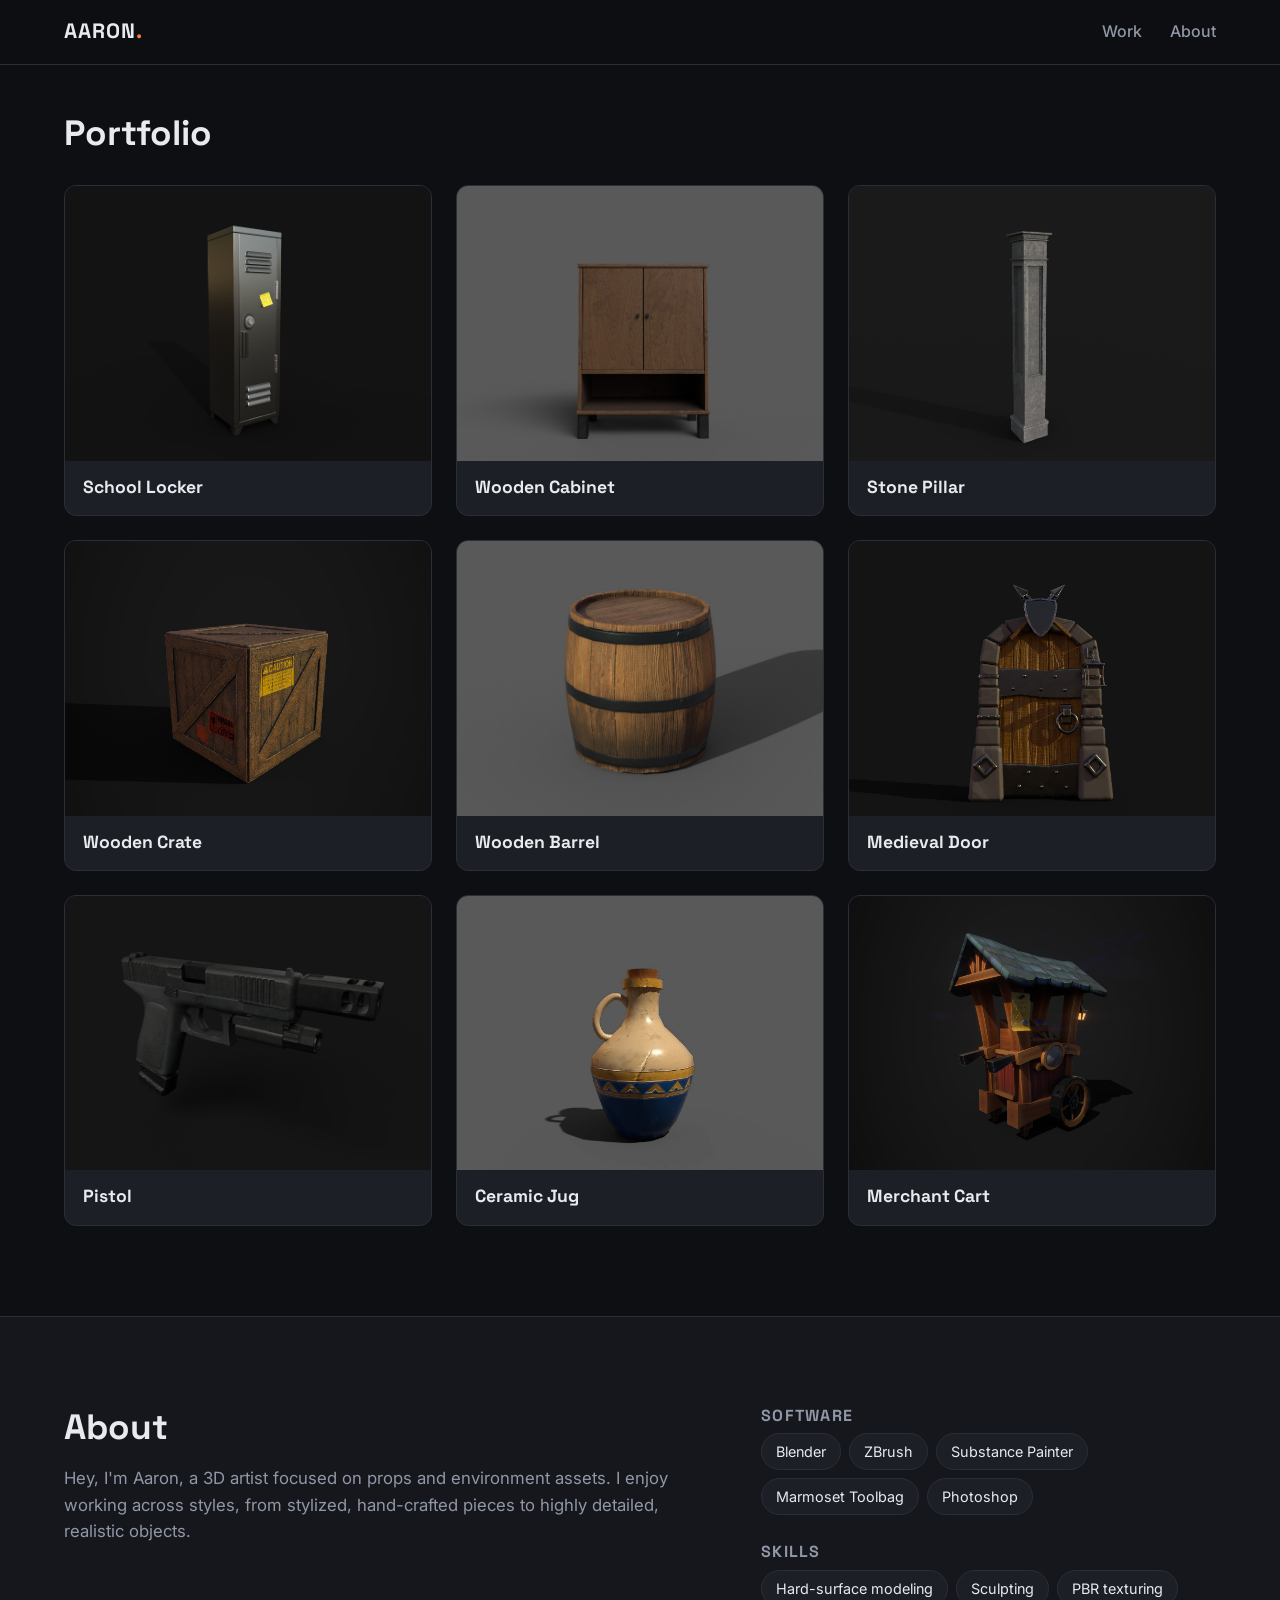
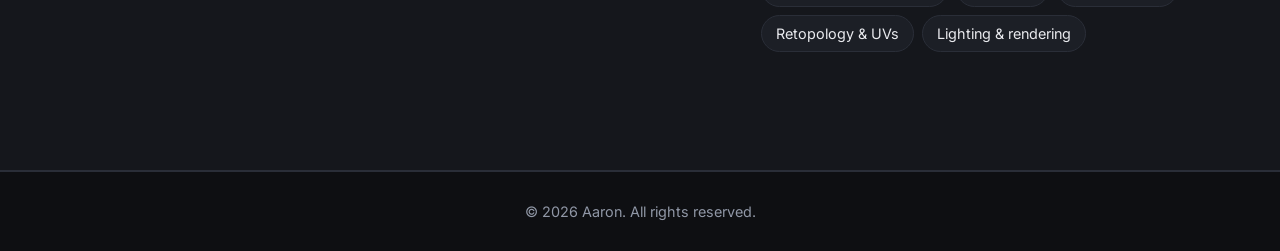
<file: index.html>
<!DOCTYPE html>
<html lang="en">
<head>
  <meta charset="UTF-8">
  <meta name="viewport" content="width=device-width, initial-scale=1.0">
  <title>Aaron — 3D Artist</title>
  <meta name="description" content="Portfolio of Aaron, 3D artist — characters, props and environments.">
  <link rel="preconnect" href="https://fonts.googleapis.com">
  <link rel="preconnect" href="https://fonts.gstatic.com" crossorigin>
  <link href="https://fonts.googleapis.com/css2?family=Inter:wght@400;500;600&family=Space+Grotesk:wght@500;700&display=swap" rel="stylesheet">
  <link rel="stylesheet" href="css/style.css">
</head>
<body data-page="home">

  <!-- ===== Header ===== -->
  <header class="site-header">
    <div class="container header-inner">
      <a href="index.html" class="logo">AARON<span>.</span></a>
      <nav class="nav">
        <a href="#work">Work</a>
        <a href="#about">About</a>
      </nav>
    </div>
  </header>

  <main>
    <!-- ===== Work grid (filled in by js/main.js from js/projects.js) ===== -->
    <section id="work" class="section">
      <div class="container">
        <h2 class="page-title">Portfolio</h2>
        <div class="grid" id="project-grid"></div>
      </div>
    </section>

    <!-- ===== About ===== -->
    <section id="about" class="section section-alt">
      <div class="container about">
        <div class="about-text">
          <h2>About</h2>
          <p>
            Hey, I'm Aaron, a 3D artist focused on props and environment assets.
            I enjoy working across styles, from stylized, hand-crafted pieces to
            highly detailed, realistic objects.
          </p>
        </div>
        <div class="about-side">
          <h3>Software</h3>
          <ul class="tags">
            <li>Blender</li>
            <li>ZBrush</li>
            <li>Substance Painter</li>
            <li>Marmoset Toolbag</li>
            <li>Photoshop</li>
          </ul>
          <h3>Skills</h3>
          <ul class="tags">
            <li>Hard-surface modeling</li>
            <li>Sculpting</li>
            <li>PBR texturing</li>
            <li>Retopology &amp; UVs</li>
            <li>Lighting &amp; rendering</li>
          </ul>
        </div>
      </div>
    </section>
  </main>

  <footer class="site-footer">
    <div class="container">
      <p>&copy; <span id="year"></span> Aaron. All rights reserved.</p>
    </div>
  </footer>

  <script src="js/projects.js"></script>
  <script src="js/main.js"></script>
</body>
</html>
</file>
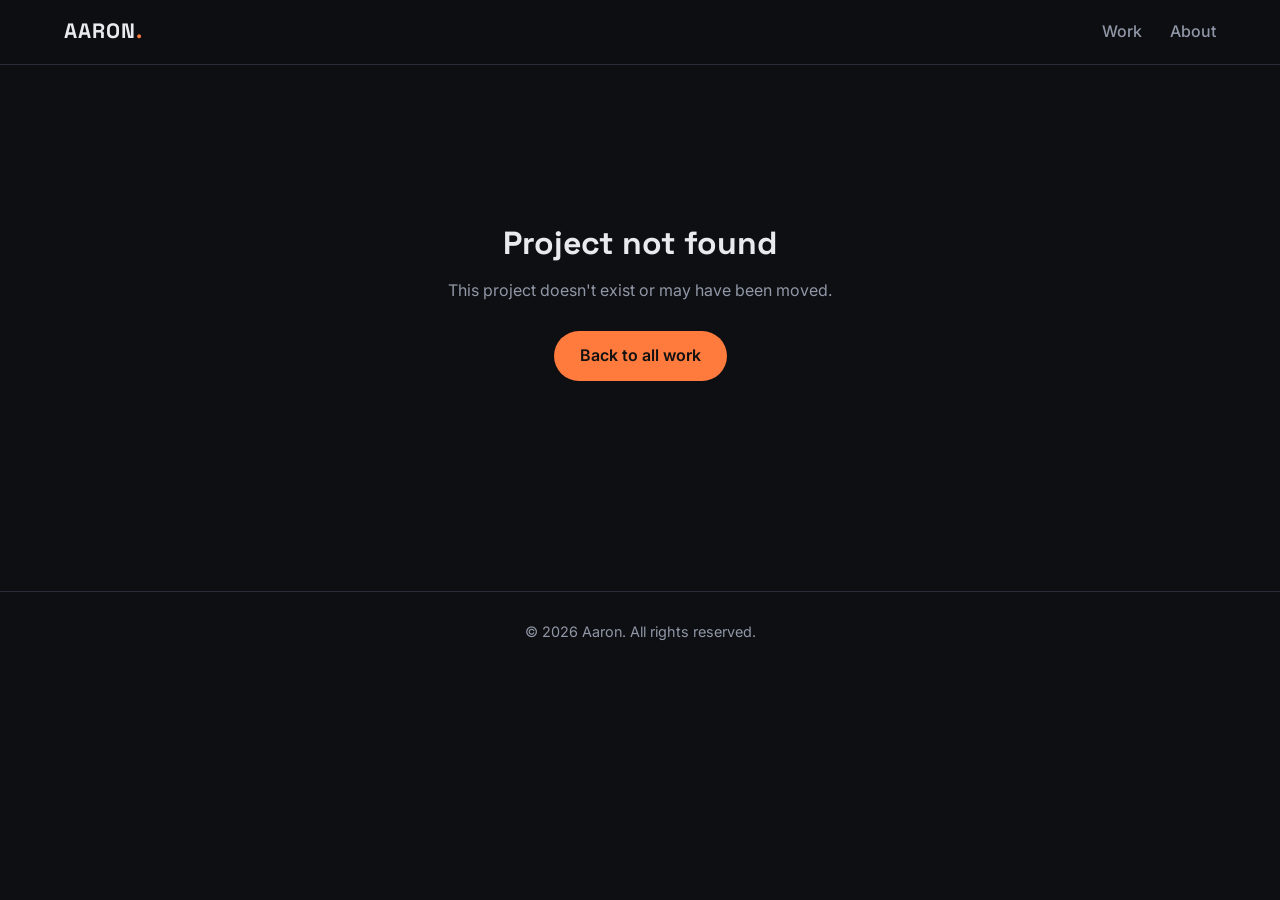
<file: project.html>
<!DOCTYPE html>
<html lang="en">
<head>
  <meta charset="UTF-8">
  <meta name="viewport" content="width=device-width, initial-scale=1.0">
  <title>Project — Aaron</title>
  <link rel="preconnect" href="https://fonts.googleapis.com">
  <link rel="preconnect" href="https://fonts.gstatic.com" crossorigin>
  <link href="https://fonts.googleapis.com/css2?family=Inter:wght@400;500;600&family=Space+Grotesk:wght@500;700&display=swap" rel="stylesheet">
  <link rel="stylesheet" href="css/style.css">
</head>
<body data-page="project">

  <header class="site-header">
    <div class="container header-inner">
      <a href="index.html" class="logo">AARON<span>.</span></a>
      <nav class="nav">
        <a href="index.html#work">Work</a>
        <a href="index.html#about">About</a>
      </nav>
    </div>
  </header>

  <!-- Everything inside here is filled in by js/main.js using ?id=... from the URL -->
  <main class="container project-page" id="project"></main>

  <footer class="site-footer">
    <div class="container">
      <p>&copy; <span id="year"></span> Aaron. All rights reserved.</p>
    </div>
  </footer>

  <!-- Lightbox (full-screen image viewer) -->
  <div class="lightbox" id="lightbox" hidden>
    <button class="lb-btn lb-close" aria-label="Close">&times;</button>
    <button class="lb-btn lb-prev" aria-label="Previous image">&#8249;</button>
    <img class="lb-img" alt="">
    <button class="lb-btn lb-next" aria-label="Next image">&#8250;</button>
    <p class="lb-count"></p>
  </div>

  <script src="js/projects.js"></script>
  <script src="js/main.js"></script>
</body>
</html>
</file>
<file: css/style.css>
/* =========================================================
   Portfolio stylesheet
   Change the colors below to re-theme the whole site.
   ========================================================= */
:root {
  --bg: #0e0f12;
  --bg-alt: #15171c;
  --surface: #1c1f26;
  --border: #2a2e38;
  --text: #e9eaee;
  --muted: #9097a6;
  --accent: #ff7a3d;      /* main highlight color */
  --accent-soft: rgba(255, 122, 61, 0.12);

  --radius: 12px;
  --max-width: 1200px;
  --font-body: "Inter", system-ui, -apple-system, "Segoe UI", sans-serif;
  --font-head: "Space Grotesk", var(--font-body);
}

*,
*::before,
*::after { box-sizing: border-box; }

html { scroll-behavior: smooth; }

body {
  margin: 0;
  background: var(--bg);
  color: var(--text);
  font-family: var(--font-body);
  line-height: 1.6;
  -webkit-font-smoothing: antialiased;
}

img { display: block; max-width: 100%; }
a { color: inherit; text-decoration: none; }
h1, h2, h3 { font-family: var(--font-head); line-height: 1.15; margin: 0 0 .5em; }
h2 { font-size: clamp(1.6rem, 3vw, 2.2rem); }
h3 { font-size: 1rem; color: var(--muted); text-transform: uppercase; letter-spacing: .08em; }

.container {
  width: 100%;
  max-width: var(--max-width);
  margin: 0 auto;
  padding: 0 24px;
}

.btn {
  display: inline-block;
  padding: 12px 26px;
  border-radius: 999px;
  background: var(--accent);
  color: #111;
  font-weight: 600;
  transition: transform .2s, box-shadow .2s;
}
.btn:hover { transform: translateY(-2px); box-shadow: 0 8px 24px var(--accent-soft); }

/* ---------- Header ---------- */
.site-header {
  position: sticky;
  top: 0;
  z-index: 50;
  background: rgba(14, 15, 18, .85);
  backdrop-filter: blur(10px);
  border-bottom: 1px solid var(--border);
}
.header-inner {
  display: flex;
  align-items: center;
  justify-content: space-between;
  height: 64px;
}
.logo { font-family: var(--font-head); font-weight: 700; font-size: 1.3rem; letter-spacing: .05em; }
.logo span { color: var(--accent); }
.nav { display: flex; gap: 28px; }
.nav a { color: var(--muted); font-weight: 500; transition: color .2s; }
.nav a:hover { color: var(--text); }

/* ---------- Sections ---------- */
.section { padding: 90px 0; }
#work { padding-top: 48px; }
.section-alt { background: var(--bg-alt); border-block: 1px solid var(--border); }
.page-title { margin: 0 0 32px; }

/* ---------- Project grid ---------- */
.grid {
  display: grid;
  grid-template-columns: repeat(auto-fill, minmax(280px, 1fr));
  gap: 24px;
}
.card {
  display: block;
  border-radius: var(--radius);
  overflow: hidden;
  background: var(--surface);
  border: 1px solid var(--border);
  transition: transform .25s, border-color .25s;
}
.card:hover { transform: translateY(-4px); border-color: var(--accent); }
.card-thumb { aspect-ratio: 4 / 3; overflow: hidden; background: var(--bg-alt); }
.card-thumb img { width: 100%; height: 100%; object-fit: cover; transition: transform .5s; }
.card:hover .card-thumb img { transform: scale(1.06); }
.card-body { padding: 16px 18px 18px; }
.card-body h3 { color: var(--text); text-transform: none; letter-spacing: 0; font-size: 1.1rem; margin: 0; }

/* ---------- About ---------- */
.about { display: grid; grid-template-columns: 1.4fr 1fr; gap: 60px; }
.about-text p { color: var(--muted); font-size: 1.05rem; }
.tags { list-style: none; padding: 0; margin: 0 0 28px; display: flex; flex-wrap: wrap; gap: 8px; }
.tags li {
  padding: 6px 14px;
  border-radius: 999px;
  background: var(--surface);
  border: 1px solid var(--border);
  font-size: .9rem;
}

/* ---------- Footer ---------- */
.site-footer { border-top: 1px solid var(--border); padding: 28px 0; color: var(--muted); font-size: .9rem; text-align: center; }
.site-footer p { margin: 0; }

/* =========================================================
   Project detail page
   ========================================================= */
.project-page { padding-top: 40px; padding-bottom: 90px; }
.back-link {
  display: inline-flex;
  align-items: center;
  gap: 8px;
  color: var(--muted);
  font-weight: 500;
  margin-bottom: 32px;
  transition: color .2s;
}
.back-link:hover { color: var(--accent); }


.project-info { max-width: 70ch; margin-bottom: 32px; }
.project-info h1 { font-size: clamp(2rem, 4vw, 3rem); }
.project-info .desc { color: var(--muted); font-size: 1.05rem; white-space: pre-line; margin: 0; }

.embed { aspect-ratio: 16 / 9; border-radius: var(--radius); overflow: hidden; margin-bottom: 56px; border: 1px solid var(--border); }
.embed iframe { width: 100%; height: 100%; border: 0; }

.gallery {
  display: grid;
  grid-template-columns: repeat(2, 1fr);
  gap: 16px;
}
.gallery button:only-child { grid-column: 1 / -1; }
.gallery button {
  padding: 0;
  border: 1px solid var(--border);
  border-radius: var(--radius);
  overflow: hidden;
  background: var(--bg-alt);
  cursor: zoom-in;
  aspect-ratio: 16 / 10;
}
.gallery img { width: 100%; height: 100%; object-fit: cover; transition: transform .4s; }
.gallery button:hover img { transform: scale(1.04); }

.not-found { text-align: center; padding: 120px 0; }
.not-found p { color: var(--muted); margin-bottom: 28px; }

/* ---------- Lightbox ---------- */
.lightbox {
  position: fixed;
  inset: 0;
  z-index: 100;
  background: rgba(5, 5, 7, .95);
  display: flex;
  align-items: center;
  justify-content: center;
}
.lightbox[hidden] { display: none; }
.lb-img { max-width: 90vw; max-height: 85vh; object-fit: contain; border-radius: 6px; }
.lb-btn {
  position: absolute;
  background: rgba(255, 255, 255, .08);
  border: none;
  color: #fff;
  width: 52px;
  height: 52px;
  border-radius: 50%;
  font-size: 2rem;
  line-height: 1;
  cursor: pointer;
  transition: background .2s;
}
.lb-btn:hover { background: var(--accent); color: #111; }
.lb-close { top: 20px; right: 20px; }
.lb-prev { left: 20px; top: 50%; transform: translateY(-50%); }
.lb-next { right: 20px; top: 50%; transform: translateY(-50%); }
.lb-count { position: absolute; bottom: 20px; left: 0; right: 0; text-align: center; color: var(--muted); margin: 0; font-size: .9rem; }

/* ---------- Responsive ---------- */
@media (max-width: 800px) {
  .about { grid-template-columns: 1fr; gap: 32px; }
  .section { padding: 70px 0; }
}
@media (max-width: 560px) {
  .container { padding: 0 16px; }
  .nav { gap: 18px; }
  .grid, .gallery { grid-template-columns: 1fr; }
  .lb-prev, .lb-next { top: auto; bottom: 14px; transform: none; width: 44px; height: 44px; }
  .lb-count { bottom: 26px; }
}
</file>
